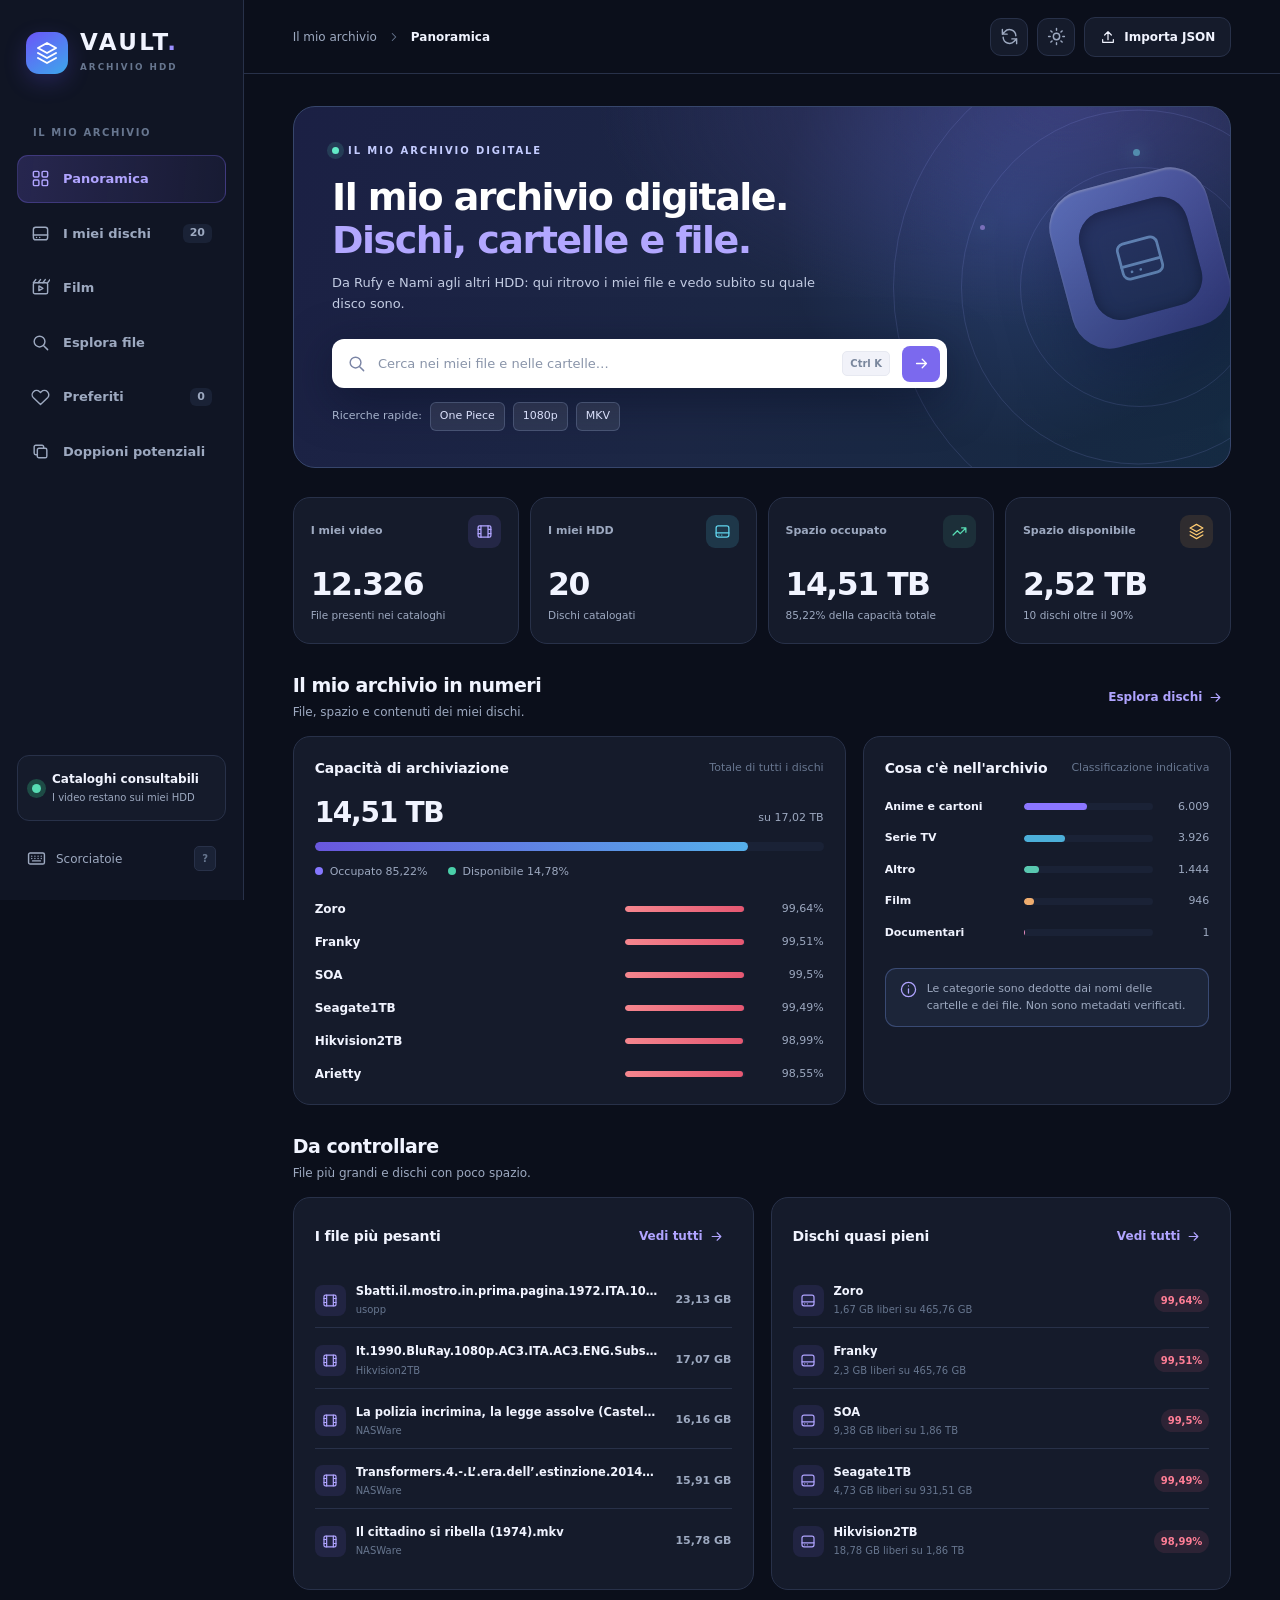
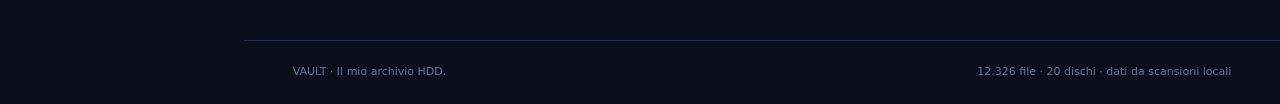
<file: index.html>
<!doctype html>
<html lang="it">
<head>
  <meta charset="utf-8">
  <meta name="viewport" content="width=device-width, initial-scale=1">
  <meta name="theme-color" content="#0b1020">
  <meta name="description" content="Il mio archivio personale dei file conservati sui miei hard disk.">
  <title>VAULT • Il mio archivio HDD</title>
  <link rel="icon" href="favicon.svg" type="image/svg+xml">
  <link rel="stylesheet" href="styles.css">
  <script defer src="app.js"></script>
</head>
<body>
<svg xmlns="http://www.w3.org/2000/svg" class="svg-icons" aria-hidden="true">
  <symbol id="ico-grid" viewBox="0 0 24 24"><rect x="3" y="3" width="7" height="7" rx="1.5"/><rect x="14" y="3" width="7" height="7" rx="1.5"/><rect x="3" y="14" width="7" height="7" rx="1.5"/><rect x="14" y="14" width="7" height="7" rx="1.5"/></symbol>
  <symbol id="ico-drive" viewBox="0 0 24 24"><rect x="3" y="4" width="18" height="16" rx="3"/><path d="M3 14h18M7 17h.01M11 17h.01"/></symbol>
  <symbol id="ico-search" viewBox="0 0 24 24"><circle cx="10.8" cy="10.8" r="6.8"/><path d="m16 16 5 5"/></symbol>
  <symbol id="ico-heart" viewBox="0 0 24 24"><path d="M20.8 5.9a5.5 5.5 0 0 0-7.8 0L12 7l-1.1-1.1A5.5 5.5 0 0 0 3.1 13.7L12 22l8.9-8.3a5.5 5.5 0 0 0-.1-7.8Z"/></symbol>
  <symbol id="ico-copy" viewBox="0 0 24 24"><rect x="8" y="8" width="12" height="12" rx="2"/><path d="M16 8V6a2 2 0 0 0-2-2H6a2 2 0 0 0-2 2v8a2 2 0 0 0 2 2h2"/></symbol>
  <symbol id="ico-sun" viewBox="0 0 24 24"><circle cx="12" cy="12" r="4"/><path d="M12 2v2m0 16v2M4.9 4.9l1.5 1.5m11.2 11.2 1.5 1.5M2 12h2m16 0h2M4.9 19.1l1.5-1.5M17.6 6.4l1.5-1.5"/></symbol>
  <symbol id="ico-moon" viewBox="0 0 24 24"><path d="M21 13a9 9 0 1 1-10-10 7 7 0 0 0 10 10Z"/></symbol>
  <symbol id="ico-folder" viewBox="0 0 24 24"><path d="M3 7a2 2 0 0 1 2-2h5l2 2h7a2 2 0 0 1 2 2v9a2 2 0 0 1-2 2H5a2 2 0 0 1-2-2Z"/></symbol>
  <symbol id="ico-film" viewBox="0 0 24 24"><rect x="3" y="4" width="18" height="16" rx="2"/><path d="M7 4v16M17 4v16M3 9h4m-4 6h4m10-6h4m-4 6h4"/></symbol>
  <symbol id="ico-trending" viewBox="0 0 24 24"><path d="m3 17 6-6 4 4 8-8M15 7h6v6"/></symbol>
  <symbol id="ico-alert" viewBox="0 0 24 24"><path d="M10 3 2 19a2 2 0 0 0 2 3h16a2 2 0 0 0 2-3L14 3a2 2 0 0 0-4 0Z"/><path d="M12 9v5m0 4h.01"/></symbol>
  <symbol id="ico-layers" viewBox="0 0 24 24"><path d="m12 2 9 5-9 5-9-5 9-5Zm-9 10 9 5 9-5M3 17l9 5 9-5"/></symbol>
  <symbol id="ico-download" viewBox="0 0 24 24"><path d="M12 3v12m-5-5 5 5 5-5M4 16v4h16v-4"/></symbol>
  <symbol id="ico-upload" viewBox="0 0 24 24"><path d="M12 16V4M7 9l5-5 5 5M4 16v4h16v-4"/></symbol>
  <symbol id="ico-refresh" viewBox="0 0 24 24"><path d="M20 11a8 8 0 0 0-14-5L3 9m0-6v6h6M4 13a8 8 0 0 0 14 5l3-3m0 6v-6h-6"/></symbol>
  <symbol id="ico-arrow" viewBox="0 0 24 24"><path d="M5 12h14m-6-6 6 6-6 6"/></symbol>
  <symbol id="ico-chevron" viewBox="0 0 24 24"><path d="m9 18 6-6-6-6"/></symbol>
  <symbol id="ico-x" viewBox="0 0 24 24"><path d="m5 5 14 14M19 5 5 19"/></symbol>
  <symbol id="ico-movie" viewBox="0 0 24 24"><rect x="3" y="6" width="18" height="14" rx="2"/><path d="m3 6 3-4m3 4 3-4m3 4 3-4m3 4 3-4"/><path d="m10 10 5 3-5 3Z"/></symbol>
  <symbol id="ico-info" viewBox="0 0 24 24"><circle cx="12" cy="12" r="10"/><path d="M12 11v6m0-10h.01"/></symbol>
  <symbol id="ico-check" viewBox="0 0 24 24"><path d="m4 12 5 5L20 6"/></symbol>
  <symbol id="ico-keyboard" viewBox="0 0 24 24"><rect x="2" y="5" width="20" height="14" rx="2"/><path d="M6 9h.01M10 9h.01M14 9h.01M18 9h.01M6 12h.01M10 12h.01M14 12h.01M18 12h.01M7 15h10"/></symbol>
</svg>
<div class="app-shell" id="appShell">
  <aside class="sidebar" id="sidebar" aria-label="Navigazione principale">
    <a class="brand" href="#overview" data-nav="overview" aria-label="Vault, panoramica">
      <span class="brand-mark"><svg class="icon"><use href="#ico-layers"/></svg></span>
      <span class="brand-type"><strong>VAULT<span class="brand-dot">.</span></strong><small>ARCHIVIO HDD</small></span>
    </a>
    <div class="sidebar-caption">IL MIO ARCHIVIO</div>
    <nav class="side-nav" aria-label="Sezioni">
      <button type="button" class="nav-link active" data-nav="overview"><svg class="icon"><use href="#ico-grid"/></svg><span>Panoramica</span></button>
      <button type="button" class="nav-link" data-nav="drives"><svg class="icon"><use href="#ico-drive"/></svg><span>I miei dischi</span><span class="nav-count" id="navDriveCount">—</span></button>
      <button type="button" class="nav-link" data-nav="film"><svg class="icon"><use href="#ico-movie"/></svg><span>Film</span></button>
      <button type="button" class="nav-link" data-nav="search"><svg class="icon"><use href="#ico-search"/></svg><span>Esplora file</span></button>
      <button type="button" class="nav-link" data-nav="favorites"><svg class="icon"><use href="#ico-heart"/></svg><span>Preferiti</span><span class="nav-count" id="navFavCount">0</span></button>
      <button type="button" class="nav-link" data-nav="duplicates"><svg class="icon"><use href="#ico-copy"/></svg><span>Doppioni potenziali</span></button>
    </nav>
    <div class="sidebar-bottom">
      <div class="sidebar-note"><span class="privacy-dot"></span><span>Cataloghi consultabili<br><small>I video restano sui miei HDD</small></span></div>
      <button type="button" class="sidebar-help" id="shortcutsButton"><svg class="icon"><use href="#ico-keyboard"/></svg> Scorciatoie <kbd>?</kbd></button>
    </div>
  </aside>

  <div class="main-area">
    <header class="topbar">
      <div class="breadcrumb-top"><span class="crumb-app">Il mio archivio</span><svg class="icon"><use href="#ico-chevron"/></svg><strong id="crumbCurrent">Panoramica</strong></div>
      <div class="topbar-actions">
        <button class="icon-btn" id="refreshButton" type="button" title="Ricarica i JSON" aria-label="Ricarica i dati"><svg class="icon"><use href="#ico-refresh"/></svg></button>
        <button class="icon-btn" id="themeButton" type="button" title="Cambia tema" aria-label="Cambia tema"><svg class="icon"><use href="#ico-sun"/></svg></button>
        <button type="button" class="btn btn-soft header-import" id="importButton"><svg class="icon"><use href="#ico-upload"/></svg><span>Importa JSON</span></button>
        <input type="file" id="importInput" accept=".json,application/json" multiple hidden>
      </div>
    </header>

    <main id="main" tabindex="-1">
      <section class="hero">
        <div class="hero-glow"></div>
        <div class="hero-content">
          <span class="eyebrow"><span class="eyebrow-indicator"></span> IL MIO ARCHIVIO DIGITALE</span>
          <h1>Il mio archivio digitale.<br><span>Dischi, cartelle e file.</span></h1>
          <p>Da Rufy e Nami agli altri HDD: qui ritrovo i miei file e vedo subito su quale disco sono.</p>
          <div class="hero-search-wrap">
            <svg class="icon"><use href="#ico-search"/></svg>
            <input type="search" id="globalSearch" placeholder="Cerca nei miei file e nelle cartelle…" autocomplete="off" aria-label="Cerca nel catalogo">
            <kbd class="search-shortcut">Ctrl K</kbd>
            <button type="button" id="searchGo" class="search-action" aria-label="Cerca"><svg class="icon"><use href="#ico-arrow"/></svg></button>
          </div>
          <div class="hero-tags"><span>Ricerche rapide:</span><button type="button" data-suggest="One Piece">One Piece</button><button type="button" data-suggest="1080p">1080p</button><button type="button" data-suggest=".mkv">MKV</button></div>
        </div>
        <div class="hero-art" aria-hidden="true"><div class="art-ring art-ring-1"></div><div class="art-ring art-ring-2"></div><div class="art-ring art-ring-3"></div><div class="art-disc"><div class="art-disc-inner"><svg class="icon"><use href="#ico-drive"/></svg></div></div><div class="art-spark spark-a"></div><div class="art-spark spark-b"></div><div class="art-spark spark-c"></div></div>
      </section>

      <div class="status-message" id="statusMessage" role="status" aria-live="polite"><span class="spinner"></span> Caricamento cataloghi in corso…</div>
      <div class="load-errors" id="loadErrors" hidden></div>
      <div id="pageContent"></div>
    </main>
    <footer class="site-footer"><span>VAULT · Il mio archivio HDD.</span><span id="footerMeta">File e dischi censiti nelle mie scansioni</span></footer>
  </div>
</div>

<div class="toast-stack" id="toasts" aria-live="polite"></div>
<dialog id="shortcutsDialog" class="modal">
  <div class="modal-head"><div><span class="mini-label">GUIDA RAPIDA</span><h2>Scorciatoie</h2></div><button type="button" class="icon-btn" id="closeShortcuts" aria-label="Chiudi"><svg class="icon"><use href="#ico-x"/></svg></button></div>
  <div class="shortcut-row"><span>Cerca ovunque</span><div><kbd>Ctrl</kbd> + <kbd>K</kbd> oppure <kbd>/</kbd></div></div>
  <div class="shortcut-row"><span>Chiudi / annulla ricerca</span><div><kbd>Esc</kbd></div></div>
  <div class="shortcut-row"><span>Mostra questa finestra</span><div><kbd>?</kbd></div></div>
  <p class="muted-modal">Preferiti e tema restano salvati in questo browser. I JSON contengono l’elenco dei file, non i video. Se importo nuovi JSON, per renderli permanenti devo aggiornare il repository GitHub (oppure i file del sito locale).</p>
</dialog>
<input type="file" id="metaImportInput" accept=".json,application/json" hidden>
<dialog class="modal meta-dialog" id="metadataDialog" aria-label="Modifica anno e generi">
  <div class="modal-head"><div><span class="mini-label">LA MIA COLLEZIONE</span><h2>Modifica scheda</h2></div><button type="button" class="icon-btn" id="metaCancel" aria-label="Chiudi"><svg class="icon"><use href="#ico-x"/></svg></button></div>
  <p class="meta-file-name" id="metaFilename"></p><p class="meta-file-disk" id="metaDisk"></p>
  <input type="hidden" id="metaFileId">
  <label class="meta-label" for="metaYear">Anno di uscita</label><input id="metaYear" type="number" min="1900" max="2026" step="1" placeholder="Es. 1987" class="filter-input meta-year">
  <span class="meta-label">Generi</span><div class="meta-genres" id="metaGenres"></div>
  <label class="meta-copy-option"><input type="checkbox" id="metaAllCopies"> Applica anche alle copie con nome file identico</label>
  <div class="meta-dialog-actions"><button type="button" class="btn btn-soft" id="metaReset">Ripristina</button><button type="button" class="btn btn-primary" id="metaSave">Salva scheda</button></div>
  <p class="muted-modal">Le modifiche restano in questo browser. Per renderle disponibili anche da altri dispositivi, usa <strong>Esporta schede JSON</strong> e pubblica il file nella cartella <code>data/</code> su GitHub.</p>
</dialog>
</body>
</html>
</file>
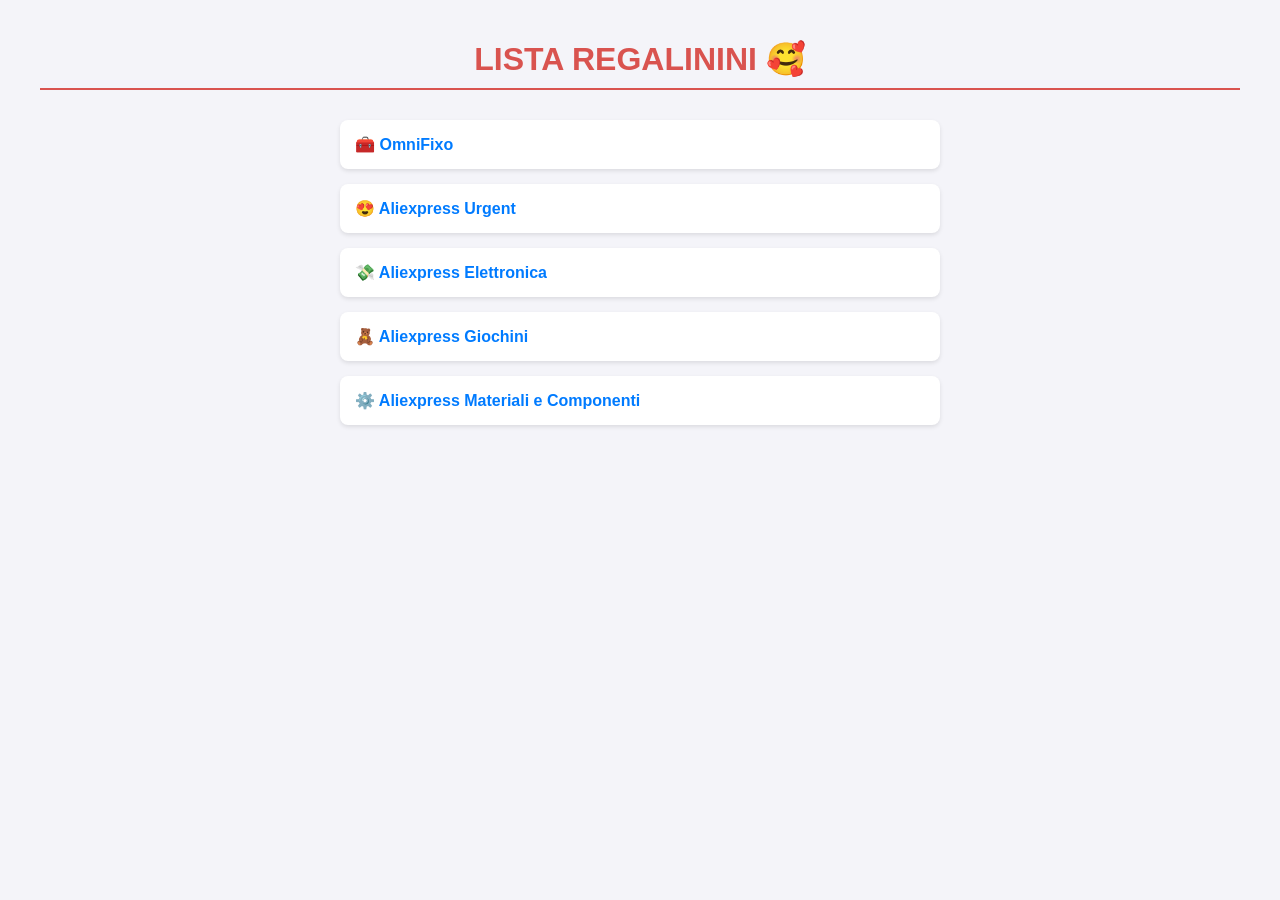
<file: birthday.html>
<!DOCTYPE html>
<html lang="it">
<head>
    <meta charset="UTF-8">
    <meta name="viewport" content="width=device-width, initial-scale=1.0">
    <title>Il mio compleannino</title>
    <style>
        body {
            font-family: Arial, sans-serif;
            margin: 40px;
            background-color: #f4f4f9; /* Sfondo leggero */
            color: #333;
        }
        h1 {
            color: #d9534f; /* Un bel rosso per il titolo */
            text-align: center;
            border-bottom: 2px solid #d9534f;
            padding-bottom: 10px;
            margin-bottom: 30px;
        }
        .wishlist {
            list-style: none;
            padding: 0;
            max-width: 600px;
            margin: 0 auto;
        }
        .wishlist li {
            background-color: #fff;
            margin-bottom: 15px;
            padding: 15px;
            border-radius: 8px;
            box-shadow: 0 2px 4px rgba(0, 0, 0, 0.1);
            transition: transform 0.2s;
        }
        .wishlist li:hover {
            transform: scale(1.02); /* Piccolo effetto al passaggio del mouse */
        }
        .wishlist li a {
            text-decoration: none;
            color: #007bff; /* Blu per i link */
            font-weight: bold;
            display: block; /* Rende l'intero blocco cliccabile */
        }
        .wishlist li a:hover {
            text-decoration: underline;
            color: #0056b3;
        }
    </style>
</head>
<body>

    <h1>LISTA REGALININI 🥰</h1>

    <ul class="wishlist">
        <li>
            <a href="https://omnifixo.com/?srsltid=AfmBOoqYmN0pAEAxMst2JfMh0T0Ms6CiCQ8yADcSRj6T6LeE8nGrMc0e" target="_blank">
                🧰 OmniFixo
            </a>
        </li>
        <li>
            <a href="https://www.aliexpress.com/p/wish-manage/share.html?smbPageCode=wishlist-amp&spreadId=0D10567892CAC7A36AC07537B2FDF7C86BC2BCEC0FA9382C131928601C2F912D" target="_blank">
               😍 Aliexpress Urgent
            </a>
        </li>
        <li>
            <a href="https://www.aliexpress.com/p/wish-manage/share.html?smbPageCode=wishlist-amp&spreadId=0D10567892CAC7A36AC07537B2FDF7C83F62FEA2D1DC89D4F3D64E194A57E10D" target="_blank">
                 💸 Aliexpress Elettronica
            </a>
        </li>
        <li>
            <a href="https://www.aliexpress.com/p/wish-manage/share.html?smbPageCode=wishlist-amp&spreadId=0D10567892CAC7A36AC07537B2FDF7C8B7A86FAD82989BC012D9A1CEDA734A67" target="_blank">
                🧸 Aliexpress Giochini  
            </a>
        </li>
        <li>
            <a href="https://www.aliexpress.com/p/wish-manage/share.html?smbPageCode=wishlist-amp&spreadId=4A0B5449CAB24476A4CC3D161197E5F67FFAD1A3851E821CA63436DC78C15A79" target="_blank">
                ⚙️ Aliexpress Materiali e Componenti
            </a>
        </li>
        </ul>

</body>
</html>
</file>
<file: styles.css>
:root{color-scheme:dark;--bg:#0b0f1b;--sidebar:#101524;--panel:#151b2b;--panel-2:#1a2236;--line:#283149;--text:#f1f4ff;--muted:#9da9c0;--faint:#67768f;--accent:#8b76ff;--accent-light:#b0a4ff;--cyan:#61d5ee;--green:#57dbb3;--yellow:#ffcb71;--red:#ff7e96;--shadow:0 20px 70px rgba(0,0,0,.16);--radius:17px;--soft-hover:#242e45;--overlay:rgba(6,10,20,.75)}
:root.light{color-scheme:light;--bg:#f5f7fd;--sidebar:#fff;--panel:#fff;--panel-2:#f1f3fc;--line:#e1e7f0;--text:#1e2940;--muted:#66758c;--faint:#8592a5;--accent:#6859df;--accent-light:#5e4ac8;--cyan:#127fae;--green:#138a73;--yellow:#ac751b;--red:#d63f5a;--shadow:0 16px 38px rgba(45,59,101,.06);--soft-hover:#eceffa;--overlay:rgba(29,35,51,.45)}
*{box-sizing:border-box}html{scroll-behavior:smooth}body{margin:0;background:var(--bg);color:var(--text);font-family:Inter,"Segoe UI",system-ui,-apple-system,BlinkMacSystemFont,sans-serif;line-height:1.5;font-size:14px}button,input,select{font:inherit}button{cursor:pointer}button:disabled{opacity:.5;cursor:default}a{color:inherit;text-decoration:none}button:focus-visible,a:focus-visible,input:focus-visible,select:focus-visible,dialog:focus-visible{outline:2px solid var(--cyan);outline-offset:3px}.svg-icons{position:absolute;width:0;height:0;overflow:hidden}.icon{width:19px;height:19px;stroke:currentColor;stroke-width:1.8;stroke-linecap:round;stroke-linejoin:round;fill:none;flex:none;vertical-align:middle}.app-shell{display:flex;min-height:100vh}.sidebar{width:244px;flex:none;background:var(--sidebar);border-right:1px solid var(--line);position:sticky;top:0;align-self:flex-start;height:100vh;display:flex;flex-direction:column;padding:31px 17px 19px;z-index:5}.brand{display:flex;align-items:center;gap:12px;padding:0 9px;margin-bottom:51px}.brand-mark{width:42px;height:42px;display:grid;place-items:center;border-radius:13px;color:white;background:linear-gradient(145deg,#6b55f9,#3ca8eb);box-shadow:0 8px 22px #6351e53f}.brand-mark .icon{width:24px;height:24px;stroke-width:2}.brand-type strong{display:block;letter-spacing:.105em;font-size:23px;font-weight:850;line-height:1}.brand-dot{color:#9b8fff}.brand-type small{display:block;font-size:8.8px;letter-spacing:.23em;color:var(--faint);font-weight:700;margin-top:7px}.sidebar-caption,.mini-label{color:var(--faint);font-size:10px;font-weight:750;letter-spacing:.16em}.sidebar-caption{padding-left:16px;margin-bottom:15px}.side-nav{display:grid;gap:7px}.nav-link{width:100%;display:flex;align-items:center;gap:13px;background:transparent;color:var(--muted);border:1px solid transparent;border-radius:11px;text-align:left;padding:13px 13px;font-weight:600;font-size:13px;transition:background .15s,color .15s}.nav-link:hover{color:var(--text);background:var(--soft-hover)}.nav-link.active{background:linear-gradient(95deg,rgba(132,111,255,.20),rgba(132,111,255,.07));color:var(--accent-light);border-color:rgba(132,111,255,.27)}.nav-link .icon{width:19px;height:19px}.nav-count{margin-left:auto;font-size:11px;font-weight:700;padding:1px 7px;border-radius:6px;background:var(--panel-2);color:var(--muted)}.sidebar-bottom{margin-top:auto}.sidebar-note{display:flex;align-items:center;gap:11px;background:var(--panel);border:1px solid var(--line);padding:14px;border-radius:12px;color:var(--text);font-size:12px;font-weight:650}.sidebar-note small{font-size:10px;color:var(--muted);font-weight:450}.privacy-dot{width:9px;height:9px;flex:none;border-radius:50%;background:var(--green);box-shadow:0 0 0 5px #37db9540}.sidebar-help{color:var(--muted);background:transparent;border:0;display:flex;align-items:center;gap:10px;width:100%;margin-top:15px;padding:10px;font-size:12px;text-align:left}.sidebar-help kbd{margin-left:auto}.main-area{min-width:0;flex:1;max-width:2000px}.topbar{height:74px;padding:0 clamp(23px,3.8vw,61px);border-bottom:1px solid var(--line);display:flex;align-items:center;justify-content:space-between;gap:16px;background:var(--bg)}.breadcrumb-top{display:flex;align-items:center;gap:10px;color:var(--muted);font-size:12px;white-space:nowrap}.breadcrumb-top strong{font-weight:650;color:var(--text)}.breadcrumb-top .icon{width:14px;height:14px;color:var(--faint)}.topbar-actions{display:flex;align-items:center;gap:9px}.icon-btn{display:inline-grid;place-items:center;flex:none;width:38px;height:38px;border-radius:11px;background:var(--panel);border:1px solid var(--line);color:var(--muted)}.icon-btn:hover{color:var(--text);background:var(--soft-hover)}.btn{display:inline-flex;align-items:center;gap:8px;justify-content:center;border-radius:11px;border:1px solid var(--line);font-weight:680;padding:10px 15px;font-size:12px;white-space:nowrap}.btn .icon{width:16px;height:16px}.btn-soft{background:var(--panel);color:var(--text)}.btn-soft:hover{background:var(--soft-hover)}.btn-primary{background:linear-gradient(135deg,#8574fa,#657fe9);color:#fff;border-color:transparent;box-shadow:0 5px 20px #7468ed40}.btn-primary:hover{filter:brightness(1.08)}main{padding:32px clamp(23px,3.8vw,61px) 50px;min-height:calc(100vh - 130px)}.site-footer{display:flex;justify-content:space-between;gap:15px;flex-wrap:wrap;border-top:1px solid var(--line);padding:23px clamp(23px,3.8vw,61px);font-size:11px;color:var(--faint)}
.hero{border:1px solid #37466c;min-height:310px;border-radius:22px;background:radial-gradient(ellipse at 83% 0%,#35366b 0%,transparent 43%),linear-gradient(115deg,#1b2044 0%,#1c2745 49%,#152a42 100%);padding:36px clamp(24px,3vw,46px);position:relative;overflow:hidden;color:#fff;margin-bottom:29px}.hero-glow{position:absolute;width:490px;height:490px;right:-30px;top:-140px;background:radial-gradient(circle,#608aff36 0%,transparent 68%)}.hero-content{position:relative;z-index:2;max-width:690px}.eyebrow{font-size:10px;letter-spacing:.19em;font-weight:800;color:#c4ccff;display:flex;align-items:center;gap:9px}.eyebrow-indicator{width:7px;height:7px;background:#62ebc7;border-radius:50%;box-shadow:0 0 0 5px #62ebc722}.hero h1{font-size:clamp(24px,3vw,38px);letter-spacing:-.04em;line-height:1.13;margin:18px 0 10px;font-weight:790}.hero h1 span{color:#b2a7ff}.hero p{color:#c3cce3;max-width:510px;margin:0 0 24px;font-size:13px;line-height:1.65}.hero-search-wrap{display:flex;align-items:center;gap:12px;background:white;border-radius:12px;padding:6px 7px 6px 15px;max-width:615px;color:#828da3;box-shadow:0 12px 45px #080d2480}.hero-search-wrap>.icon{color:#7b85a5}.hero-search-wrap input{min-width:0;flex:1;padding:9px 0;background:transparent;color:#18213a;border:0;outline:none;font-size:13px}.hero-search-wrap input::placeholder{color:#8994a9}.hero-search-wrap input::-webkit-search-cancel-button{cursor:pointer}.search-shortcut,kbd{display:inline-block;font-family:inherit;font-size:10px;font-weight:750;color:var(--faint);background:var(--panel-2);padding:4px 7px;border-radius:5px;border:1px solid var(--line)}.hero-search-wrap kbd{background:#f1f2f9;color:#7a879d;border-color:#e7e9f1}.search-action{background:#7b69ee;border:0;color:white;border-radius:8px;width:38px;height:36px;display:grid;place-items:center;flex:none}.search-action:hover{background:#6655d8}.search-action .icon{width:17px}.hero-tags{display:flex;align-items:center;gap:8px;margin-top:14px;font-size:11px;color:#a6b2cb;flex-wrap:wrap}.hero-tags button{border:1px solid #67769a73;color:#dbe1fb;background:#ffffff15;border-radius:6px;padding:5px 9px;font-size:11px}.hero-tags button:hover{background:#ffffff26}.hero-art{position:absolute;right:3%;top:0;width:340px;height:100%;pointer-events:none;opacity:.83}.art-disc{position:absolute;width:162px;height:162px;top:70px;right:69px;border-radius:38px;background:linear-gradient(145deg,#8399f5,#413d9d);box-shadow:0 30px 55px #0d113d91,inset 0 2px 2px #ffffff7b;transform:rotate(-15deg);display:grid;place-items:center}.art-disc-inner{width:111px;height:111px;display:grid;place-items:center;border-radius:28px;background:#202c59;box-shadow:inset 0 3px 15px #090c26}.art-disc-inner .icon{width:54px;height:54px;color:#94c8fe;stroke-width:1.2}.art-ring{position:absolute;border:1px solid #9ca7ff4d;border-radius:50%;right:0;top:50%;transform:translateY(-50%)}.art-ring-1{width:240px;height:240px;right:30px}.art-ring-2{width:355px;height:355px;right:-26px}.art-ring-3{width:495px;height:495px;right:-98px}.art-spark{position:absolute;border-radius:50%;background:#73ddec;box-shadow:0 0 17px #73ddec}.spark-a{width:7px;height:7px;top:42px;right:150px}.spark-b{width:5px;height:5px;bottom:38px;right:54px}.spark-c{width:5px;height:5px;top:118px;left:30px;background:#c3a0ff}.status-message{display:flex;align-items:center;gap:12px;color:var(--muted);border:1px solid var(--line);border-radius:12px;padding:16px;margin:0 0 22px;background:var(--panel)}.status-message[hidden],.load-errors[hidden]{display:none}.spinner{width:15px;height:15px;border:2px solid var(--line);border-top-color:var(--accent);border-radius:50%;animation:spin .7s linear infinite}@keyframes spin{to{transform:rotate(360deg)}}.load-errors{background:#ff7e960e;border:1px solid #ff7e9666;border-radius:12px;padding:14px 17px;margin:0 0 19px;color:var(--text);font-size:12px}.load-errors strong{color:var(--red)}
.section-head{display:flex;justify-content:space-between;align-items:center;gap:12px;margin:30px 0 15px}.section-head h2,.page-head h2{font-size:19px;letter-spacing:-.025em;line-height:1.2;margin:0;font-weight:750}.section-head p,.page-head p{color:var(--muted);font-size:12px;margin:6px 0 0}.page-head{display:flex;justify-content:space-between;gap:15px;align-items:center;margin:3px 0 24px}.page-head h2{font-size:26px}.section-actions{display:flex;align-items:center;gap:9px}.link-btn{border:0;background:none;color:var(--accent-light);font-weight:740;font-size:12px;display:inline-flex;align-items:center;gap:6px;padding:8px}.link-btn:hover{text-decoration:underline}.link-btn .icon{width:15px;height:15px}.stat-grid{display:grid;grid-template-columns:repeat(4,minmax(0,1fr));gap:15px}.stat-card{min-width:0;border-radius:var(--radius);padding:20px 20px 18px;background:var(--panel);border:1px solid var(--line);position:relative;overflow:hidden}.stat-header{display:flex;align-items:center;justify-content:space-between;gap:5px}.stat-title{font-size:11px;color:var(--muted);font-weight:650}.stat-icon{border-radius:9px;padding:8px;background:#8d76ff20;color:var(--accent-light);display:grid;place-items:center}.stat-icon .icon{width:17px;height:17px}.stat-icon.cyan{background:#50cef027;color:var(--cyan)}.stat-icon.green{background:#57dbb31a;color:var(--green)}.stat-icon.orange{background:#ffb4561c;color:var(--yellow)}.stat-value{font-size:clamp(22px,2.45vw,32px);font-weight:770;letter-spacing:-.045em;line-height:1.25;margin-top:17px;white-space:nowrap}.stat-sub{font-size:10.5px;color:var(--muted);margin-top:4px;min-height:18px}.stat-card.warn-card{border-color:#ffab6555}.stat-card.warn-card .stat-value{color:var(--yellow)}.dashboard-grid{display:grid;grid-template-columns:minmax(0,1.2fr) minmax(0,.8fr);gap:17px}.panel{background:var(--panel);border:1px solid var(--line);border-radius:var(--radius);min-width:0;padding:21px}.panel-head{display:flex;align-items:center;justify-content:space-between;gap:12px;margin-bottom:20px}.panel-head h3{font-size:14px;letter-spacing:-.01em;margin:0;font-weight:740}.panel-head small{font-size:11px;color:var(--faint)}.total-usage-top{display:flex;align-items:flex-end;justify-content:space-between;gap:13px;margin:0 0 15px}.total-usage-top strong{font-size:28px;letter-spacing:-.045em;line-height:1}.total-usage-top small{color:var(--muted);font-size:11px}.progress-track{height:9px;width:100%;background:var(--panel-2);border-radius:99px;overflow:hidden}.progress-fill{height:100%;border-radius:99px;background:linear-gradient(90deg,#6957dd,#55afea)}.progress-fill.warning{background:linear-gradient(90deg,#f7a653,#e46f87)}.progress-fill.danger{background:linear-gradient(90deg,#f5868e,#e55872)}.usage-legend{display:flex;gap:20px;margin:13px 0 20px;color:var(--muted);font-size:11px;flex-wrap:wrap}.legend-dot{display:inline-block;width:8px;height:8px;margin-right:7px;border-radius:50%;background:#8577ff}.legend-dot.free{background:#4acfa9}.mini-drive-list{display:grid;gap:15px}.mini-drive-row{display:grid;grid-template-columns:minmax(0,1fr) 120px 65px;gap:14px;align-items:center}.mini-drive-row button{border:0;padding:0;text-align:left;background:none;color:var(--text);overflow:hidden;text-overflow:ellipsis;white-space:nowrap;font-size:12px;font-weight:620}.mini-drive-row button:hover{color:var(--accent-light)}.mini-drive-row .progress-track{height:6px}.mini-drive-row .percent{font-size:11px;text-align:right;color:var(--muted);font-variant-numeric:tabular-nums}.category-list{display:grid;gap:15px}.category-row{display:grid;grid-template-columns:125px 1fr 42px;align-items:center;gap:14px;color:var(--muted);font-size:11px}.category-row strong{font-weight:650;color:var(--text);overflow:hidden;text-overflow:ellipsis;white-space:nowrap}.category-bar{height:7px;background:var(--panel-2);border-radius:30px;overflow:hidden}.category-bar span{display:block;height:100%;background:var(--accent);border-radius:30px}.category-row:nth-child(2) .category-bar span{background:#4cafd9}.category-row:nth-child(3) .category-bar span{background:#59c8b0}.category-row:nth-child(4) .category-bar span{background:#eeac6e}.category-row:nth-child(5) .category-bar span{background:#e58ac0}.category-row:nth-child(6) .category-bar span{background:#8796b2}.category-row .number{text-align:right;font-variant-numeric:tabular-nums}.overview-bottom{display:grid;grid-template-columns:1fr 1fr;gap:17px}.simple-list{display:grid;gap:5px}.simple-list-item{display:flex;align-items:center;justify-content:space-between;gap:12px;padding:10px 0;border-bottom:1px solid var(--line)}.simple-list-item:last-child{border-bottom:0}.simple-item-left{min-width:0;display:flex;align-items:center;gap:10px}.simple-file-icon{border-radius:8px;width:31px;height:31px;display:grid;place-items:center;color:var(--accent-light);background:#8770ff1c;flex:none}.simple-file-icon .icon{width:16px}.simple-item-text{min-width:0}.simple-item-text strong{display:block;white-space:nowrap;overflow:hidden;text-overflow:ellipsis;max-width:100%;font-size:11.5px}.simple-item-text span{display:block;font-size:10px;color:var(--faint);margin-top:2px}.simple-list-item .size{font-size:11px;color:var(--muted);white-space:nowrap}.small-pill{border-radius:30px;padding:4px 7px;font-size:10px;font-weight:680;white-space:nowrap}.small-pill.danger{background:#ff6c861a;color:var(--red)}.small-pill.warning{background:#ffc66c1b;color:var(--yellow)}.small-pill.good{background:#4dd6a91a;color:var(--green)}.small-pill.neutral{background:var(--panel-2);color:var(--muted)}
.drive-toolbar,.filter-panel{display:flex;flex-wrap:wrap;align-items:center;gap:11px;margin-bottom:20px}.input-select,.filter-input{background:var(--panel);border:1px solid var(--line);border-radius:10px;color:var(--text);min-width:0;padding:10px 12px;font-size:12px;height:40px}.input-select{max-width:100%;min-width:146px;appearance:none;padding-right:30px;background-image:url('data:image/svg+xml,%3Csvg xmlns="http://www.w3.org/2000/svg" fill="none" stroke="%239da9c0" stroke-width="2" viewBox="0 0 24 24"%3E%3Cpath d="m6 9 6 6 6-6"/%3E%3C/svg%3E');background-size:15px;background-repeat:no-repeat;background-position:right 9px center}.input-select option{background:var(--panel);color:var(--text)}.toolbar-label{font-size:12px;color:var(--muted)}.drive-grid{display:grid;grid-template-columns:repeat(3,minmax(0,1fr));gap:15px}.drive-card{background:var(--panel);border:1px solid var(--line);border-radius:var(--radius);padding:18px;text-align:left;color:var(--text);min-width:0;transition:transform .2s,border-color .2s,background .2s;display:flex;flex-direction:column;gap:14px}.drive-card:hover{transform:translateY(-3px);border-color:var(--accent);background:var(--panel-2)}.drive-card.selected{border-color:var(--accent);box-shadow:0 0 0 1px var(--accent)}.drive-card-top{display:flex;align-items:center;gap:11px}.drive-glyph{width:45px;height:45px;border:1px solid #8874fd40;display:grid;place-items:center;border-radius:12px;background:#8570ff1c;color:var(--accent-light);flex:none}.drive-glyph .icon{width:24px;height:24px}.drive-name-group{min-width:0;flex:1}.drive-name-group strong{display:block;overflow:hidden;text-overflow:ellipsis;white-space:nowrap;font-size:14px}.drive-name-group small{display:block;color:var(--faint);font-size:10px;margin-top:2px}.drive-status{font-size:10px;color:var(--muted);display:flex;align-items:center;gap:6px}.drive-status span{width:6px;height:6px;border-radius:50%;background:var(--green)}.drive-status.warn span{background:var(--yellow)}.drive-status.danger span{background:var(--red)}.drive-capacity{display:flex;align-items:baseline;gap:6px}.drive-capacity strong{font-size:20px;letter-spacing:-.05em}.drive-capacity span{color:var(--muted);font-size:11px}.drive-card .progress-track{height:7px}.drive-card-foot{display:flex;justify-content:space-between;align-items:center;gap:12px;color:var(--muted);font-size:11px}.drive-card-foot .open{color:var(--accent-light);display:flex;align-items:center;gap:4px;font-weight:720}.drive-card-foot .open .icon{width:13px;height:13px}.drive-inspector{margin-bottom:26px;border:1px solid var(--accent);border-radius:var(--radius);background:var(--panel);overflow:hidden;box-shadow:var(--shadow)}.inspector-top{background:linear-gradient(110deg,#665ad121,#45aec31a);padding:20px;display:flex;justify-content:space-between;gap:12px;align-items:center;border-bottom:1px solid var(--line)}.inspector-info{min-width:0}.inspector-info h3{font-size:19px;margin:0}.inspector-info p{font-size:11px;color:var(--muted);margin:3px 0 0}.inspector-action{display:flex;gap:7px;align-items:center;flex-wrap:wrap}.folder-toolbar{padding:14px 19px;border-bottom:1px solid var(--line);display:flex;align-items:center;flex-wrap:wrap;gap:6px;min-height:55px}.breadcrumb-button{padding:5px 7px;border:0;background:none;color:var(--muted);border-radius:6px;font-weight:600;font-size:11px;max-width:240px;white-space:nowrap;overflow:hidden;text-overflow:ellipsis}.breadcrumb-button.current{color:var(--accent-light)}.breadcrumb-button:hover{background:var(--soft-hover)}.breadcrumb-separator{font-size:14px;color:var(--faint)}.folder-content{padding:10px 17px 16px}.folder-table-row{display:flex;gap:13px;align-items:center;border-bottom:1px solid var(--line);padding:12px 7px;min-height:50px}.folder-table-row:last-child{border:0}.folder-glyph{flex:none;color:var(--accent-light);width:34px;height:34px;border-radius:8px;background:#8b77fd19;display:grid;place-items:center}.folder-glyph.file-glyph{color:var(--cyan);background:#46caec18}.folder-glyph .icon{width:17px}.folder-entry-button{color:var(--text);flex:1;min-width:0;text-align:left;overflow-wrap:anywhere;border:0;background:none;padding:0;font-size:12px;font-weight:600}.folder-entry-button:hover{color:var(--accent-light)}.folder-meta{font-size:10px;color:var(--muted);white-space:nowrap}.folder-actions{display:flex;align-items:center;gap:6px}.folder-actions button,.file-actions button{display:grid;place-items:center;border:1px solid transparent;color:var(--muted);border-radius:8px;background:transparent;width:32px;height:32px;flex:none}.folder-actions button:hover,.file-actions button:hover{border-color:var(--line);color:var(--text);background:var(--soft-hover)}.folder-actions button .icon,.file-actions button .icon{width:16px;height:16px}.folder-actions button.is-fav,.file-actions button.is-fav{color:var(--red)}.folder-actions button.is-fav .icon,.file-actions button.is-fav .icon{fill:currentColor}.load-more{display:block;width:100%;margin:16px auto 0;border:1px solid var(--line);background:var(--panel-2);color:var(--text);border-radius:10px;padding:11px;font-weight:650;font-size:12px}.load-more:hover{border-color:var(--accent)}
.filter-panel{background:var(--panel);padding:14px;border:1px solid var(--line);border-radius:14px}.filter-panel .input-select{flex:1;min-width:132px;background-color:var(--panel-2)}.filter-summary{display:flex;align-items:center;justify-content:space-between;gap:10px;flex-wrap:wrap;margin:8px 0 18px;color:var(--muted);font-size:12px}.filter-summary strong{color:var(--text)}.filter-summary-right{display:flex;align-items:center;gap:8px}.active-scope{background:#8172ec22;color:var(--accent-light);border:1px solid #8977ea65;padding:5px 8px;border-radius:8px;display:inline-flex;gap:7px;align-items:center;font-weight:650;font-size:11px}.active-scope button{border:0;background:none;color:inherit;font-size:16px;line-height:1;padding:0 2px}.file-results{display:grid;gap:9px}.file-card{display:flex;align-items:flex-start;gap:13px;background:var(--panel);border:1px solid var(--line);padding:15px;border-radius:12px;min-width:0}.file-card:hover{border-color:#736be077}.file-icon-box{width:42px;height:42px;background:#8b78fd1a;color:var(--accent-light);flex:none;display:grid;place-items:center;border-radius:10px}.file-icon-box .icon{width:21px;height:21px}.file-main{min-width:0;flex:1}.file-main strong{font-size:12.5px;line-height:1.5;overflow-wrap:anywhere;font-weight:675;display:block}.file-main mark{color:inherit;background:#826bff73;border-radius:3px;padding:0 1px}.file-meta-line{display:flex;align-items:center;gap:8px;flex-wrap:wrap;margin-top:7px;color:var(--muted);font-size:10.5px}.file-disk-badge{border:1px solid #9a86ff3c;border-radius:6px;background:#7d6af21b;color:var(--accent-light);padding:2px 6px;font-weight:740}.file-path{font-size:10.5px;color:var(--faint);margin-top:8px;overflow-wrap:anywhere}.file-actions{display:flex;gap:3px}.file-actions button{background:var(--panel-2)}.file-actions button:hover{border-color:var(--accent)}.empty-state{background:var(--panel);border:1px dashed var(--line);border-radius:16px;padding:45px 20px;text-align:center;color:var(--muted)}.empty-state .icon{width:35px;height:35px;color:var(--accent-light);margin-bottom:10px}.empty-state h3{font-size:16px;color:var(--text);margin:2px 0 6px}.empty-state p{font-size:12px;max-width:470px;margin:0 auto 18px}.duplicate-group{background:var(--panel);border:1px solid var(--line);border-radius:14px;margin:0 0 13px;overflow:hidden}.duplicate-header{padding:16px 18px;border-bottom:1px solid var(--line);display:flex;align-items:center;justify-content:space-between;gap:15px}.duplicate-header strong{font-size:12px;overflow-wrap:anywhere}.duplicate-files{padding:8px 18px}.duplicate-files .file-card{background:transparent;border:0;padding:10px 0;border-bottom:1px solid var(--line);border-radius:0}.duplicate-files .file-card:last-child{border-bottom:0}.info-banner{display:flex;align-items:flex-start;gap:10px;background:#83a4ff12;border:1px solid #83a4ff4a;padding:12px 14px;border-radius:11px;color:var(--muted);margin:0 0 20px;font-size:11px}.info-banner .icon{color:var(--accent-light);width:17px;height:17px}.info-banner strong{color:var(--text)}.toast-stack{position:fixed;right:20px;bottom:20px;z-index:40;display:grid;gap:9px;max-width:380px;width:min(380px,calc(100vw - 40px));pointer-events:none}.toast{display:flex;align-items:center;gap:10px;background:var(--panel-2);border:1px solid var(--line);border-radius:11px;padding:12px 15px;box-shadow:var(--shadow);color:var(--text);font-size:12px;pointer-events:auto;animation:toast-in .25s ease-out}.toast .icon{color:var(--green);width:17px;height:17px}.toast.error .icon{color:var(--red)}@keyframes toast-in{from{opacity:0;transform:translateY(8px)}to{opacity:1;transform:translateY(0)}}.modal{width:min(460px,calc(100vw - 30px));max-width:460px;background:var(--panel);border:1px solid var(--line);border-radius:18px;color:var(--text);padding:26px;box-shadow:var(--shadow)}.modal::backdrop{background:var(--overlay);backdrop-filter:blur(5px)}.modal-head{display:flex;justify-content:space-between;gap:12px;align-items:flex-start;margin-bottom:16px}.modal-head h2{font-size:22px;margin:5px 0 0}.shortcut-row{display:flex;justify-content:space-between;align-items:center;gap:16px;padding:13px 0;border-bottom:1px solid var(--line);font-size:12px}.shortcut-row>div{white-space:nowrap}.muted-modal{font-size:11px;color:var(--muted);margin:20px 0 0;line-height:1.7}.warning-text{color:var(--yellow)}.results-toolbar-button{margin-left:auto}.visible-count{font-variant-numeric:tabular-nums}
@media(max-width:1350px){.drive-grid{grid-template-columns:repeat(2,minmax(0,1fr))}.hero-art{right:-60px;opacity:.5}.hero-content{max-width:665px}.stat-card{padding:17px}.stat-grid{gap:11px}}@media(max-width:1030px){.sidebar{width:200px}.brand{margin-bottom:38px}.brand-type strong{font-size:20px}.sidebar-note{padding:10px}.stat-grid{grid-template-columns:repeat(2,minmax(0,1fr))}.dashboard-grid{grid-template-columns:1fr}.hero-art{right:-120px;opacity:.3}.hero-content{max-width:100%}}@media(max-width:760px){.app-shell{display:block}.sidebar{height:auto;width:100%;position:sticky;top:0;padding:8px 12px;display:flex;flex-direction:row;align-items:center;gap:10px;overflow-x:auto;scrollbar-width:none}.sidebar::-webkit-scrollbar{display:none}.brand{padding:0;gap:7px;margin:0;flex:none}.brand-mark{width:34px;height:34px;border-radius:9px}.brand-mark .icon{width:19px;height:19px}.brand-type strong{font-size:17px}.brand-type small{display:none}.sidebar-caption,.sidebar-bottom{display:none}.side-nav{display:flex;gap:4px;flex:1;justify-content:flex-end;min-width:max-content}.nav-link{width:auto;padding:8px 9px;gap:6px;font-size:11px;white-space:nowrap}.nav-link .icon{width:17px;height:17px}.nav-count{display:none}.topbar{height:60px;padding:0 17px}.topbar-actions{gap:6px}.topbar .header-import{padding:9px}.topbar .header-import span{display:none}.topbar .icon-btn{height:34px;width:34px}.crumb-app{display:none}main{padding:17px 16px 38px}.site-footer{padding:20px 16px}.hero{padding:27px 22px;min-height:278px;margin-bottom:20px}.hero-art{display:none}.hero h1{font-size:clamp(25px,5.2vw,34px)}.hero p{font-size:12px}.search-shortcut{display:none}.stat-grid{gap:11px}.stat-value{font-size:25px}.stat-card{padding:14px}.stat-icon{padding:6px}.stat-sub{font-size:9.5px}.drive-grid{grid-template-columns:repeat(2,minmax(0,1fr))}.overview-bottom{grid-template-columns:1fr}.page-head h2{font-size:22px}}@media(max-width:520px){.nav-link{font-size:0;gap:0;padding:10px 11px}.nav-link .icon{width:20px;height:20px}.sidebar{justify-content:space-between}.sidebar .brand{margin-right:10px}.hero{border-radius:17px;padding:23px 17px;min-height:auto}.hero h1{font-size:25px}.eyebrow{font-size:8.8px}.hero-search-wrap{gap:7px;padding:5px 5px 5px 11px}.hero-search-wrap input{font-size:12px}.hero-search-wrap>.icon{width:16px;height:16px}.search-action{width:34px;height:33px}.stat-grid{grid-template-columns:repeat(2,minmax(0,1fr))}.stat-card{padding:13px}.stat-value{font-size:21px;margin-top:15px}.stat-title{font-size:10px}.stat-sub{font-size:9.2px}.stat-icon .icon{width:14px;height:14px}.section-head h2{font-size:16px}.section-head p{font-size:11px}.drive-grid{grid-template-columns:1fr}.drive-toolbar{align-items:stretch}.drive-toolbar .input-select{flex:1}.panel{padding:16px}.mini-drive-row{grid-template-columns:minmax(0,1fr) 70px 42px;gap:8px}.category-row{grid-template-columns:88px 1fr 34px;gap:8px}.file-card{padding:12px;gap:10px}.file-icon-box{width:35px;height:35px}.file-icon-box .icon{width:18px;height:18px}.file-actions{flex-direction:column}.file-actions button{width:29px;height:29px}.page-head{align-items:flex-start}.page-head h2{font-size:20px}.filter-panel .input-select{min-width:calc(50% - 6px)}.inspector-top{flex-direction:column;align-items:stretch}.folder-meta{display:none}.folder-table-row{gap:8px}.site-footer{font-size:10px}}
@media(prefers-reduced-motion:reduce){html{scroll-behavior:auto}*,*:before,*:after{transition:none!important;animation:none!important}}
/* Contenimento dei nomi file molto lunghi: evita scroll orizzontale su mobile e desktop. */
.simple-list-item{min-width:0;max-width:100%;overflow:hidden}
.simple-item-left{flex:1 1 0;min-width:0;max-width:100%;overflow:hidden}
.simple-item-text{flex:1 1 0;min-width:0;max-width:100%;overflow:hidden}
.simple-item-text strong,.simple-item-text span{overflow:hidden;text-overflow:ellipsis;white-space:nowrap;max-width:100%}
.simple-list-item .size{flex:none;margin-left:6px}

/* VAULT 2.1: filtri aggiuntivi e editor metadati, nel design originale */
.metadata-toolbar{display:flex;align-items:center;justify-content:space-between;gap:12px;flex-wrap:wrap;margin:-6px 0 20px;font-size:11px;color:var(--muted)}
.metadata-toolbar>span:first-child{display:flex;align-items:center;gap:8px;flex-wrap:wrap}
.metadata-toolbar .icon{width:15px;height:15px;flex:none;color:var(--accent-light)}
.metadata-toolbar strong{color:var(--text)}
.metadata-actions{display:flex;gap:7px;flex-wrap:wrap}
.metadata-actions .btn{font-size:11px;padding:8px 10px}
.file-detail-badge,.genre-badge{display:inline-block;padding:2px 6px;border-radius:5px;background:var(--panel-2);border:1px solid var(--line);color:var(--muted);font-size:10px}
.genre-badge{color:var(--accent-light);border-color:#9a86ff47;background:#7d6af219}
.meta-dialog{width:min(610px,calc(100vw - 26px));max-width:610px;max-height:87vh;overflow-y:auto}
.meta-file-name{font-size:12px;font-weight:700;overflow-wrap:anywhere;line-height:1.6;margin:0}
.meta-file-disk{font-size:11px;color:var(--muted);margin:2px 0 16px}
.meta-label{display:block;font-size:12px;font-weight:700;margin:18px 0 8px}
.meta-year{width:155px;max-width:100%;background:var(--panel-2)}
.meta-genres{display:grid;grid-template-columns:repeat(3,minmax(0,1fr));gap:8px}
.meta-option{display:flex;align-items:center;gap:7px;background:var(--panel-2);border:1px solid var(--line);padding:9px 8px;border-radius:9px;font-size:11px;cursor:pointer;min-width:0}
.meta-option span{overflow-wrap:anywhere}
.meta-option input,.meta-copy-option input{accent-color:var(--accent)}
.meta-copy-option{display:flex;gap:8px;align-items:start;margin:18px 0;color:var(--muted);font-size:11px;line-height:1.6}
.meta-dialog-actions{display:flex;gap:10px;justify-content:flex-end}
@media(max-width:520px){.meta-genres{grid-template-columns:repeat(2,minmax(0,1fr))}.metadata-toolbar{align-items:stretch}.metadata-actions{width:100%}.metadata-actions .btn{flex:1}.filter-panel .input-select{min-width:calc(50% - 6px)}}
/* Pagina Film: filtri per genere, extra, scheda film */
.genre-chips{display:flex;flex-wrap:wrap;gap:8px;margin:0 0 14px}
.genre-chip{display:inline-flex;align-items:center;gap:8px;background:var(--panel);border:1px solid var(--line);color:var(--text);border-radius:30px;padding:7px 13px;font-size:12.5px;font-weight:650}
.genre-chip span{color:var(--muted);font-size:11px;font-weight:600}
.genre-chip:hover{background:var(--soft-hover)}
.genre-chip.on{background:#8172ec2b;border-color:var(--accent);color:var(--accent-light)}
.genre-chip.on span{color:var(--accent-light)}
.genre-badges{display:flex;flex-wrap:wrap;gap:5px;margin:5px 0 3px}
.genre-badge{border-radius:30px;padding:2px 8px;font-size:10.5px;font-weight:680;background:#61d5ee1f;color:var(--cyan);border:1px solid #61d5ee40}
.film-rating{color:var(--yellow)}
.film-overview{margin:5px 0 3px;color:var(--muted);font-size:12px;line-height:1.45;display:-webkit-box;-webkit-line-clamp:2;-webkit-box-orient:vertical;overflow:hidden}
.toggle-extra{display:inline-flex;align-items:center;gap:8px;height:40px;padding:0 12px;border:1px solid var(--line);border-radius:10px;background:var(--panel-2);font-size:12px;color:var(--text);white-space:nowrap;cursor:pointer}
.meta-genres{display:flex;flex-wrap:wrap;gap:6px 14px;margin:4px 0 14px}
.meta-genre{display:inline-flex;align-items:center;gap:6px;font-size:12.5px;cursor:pointer}
</file>
